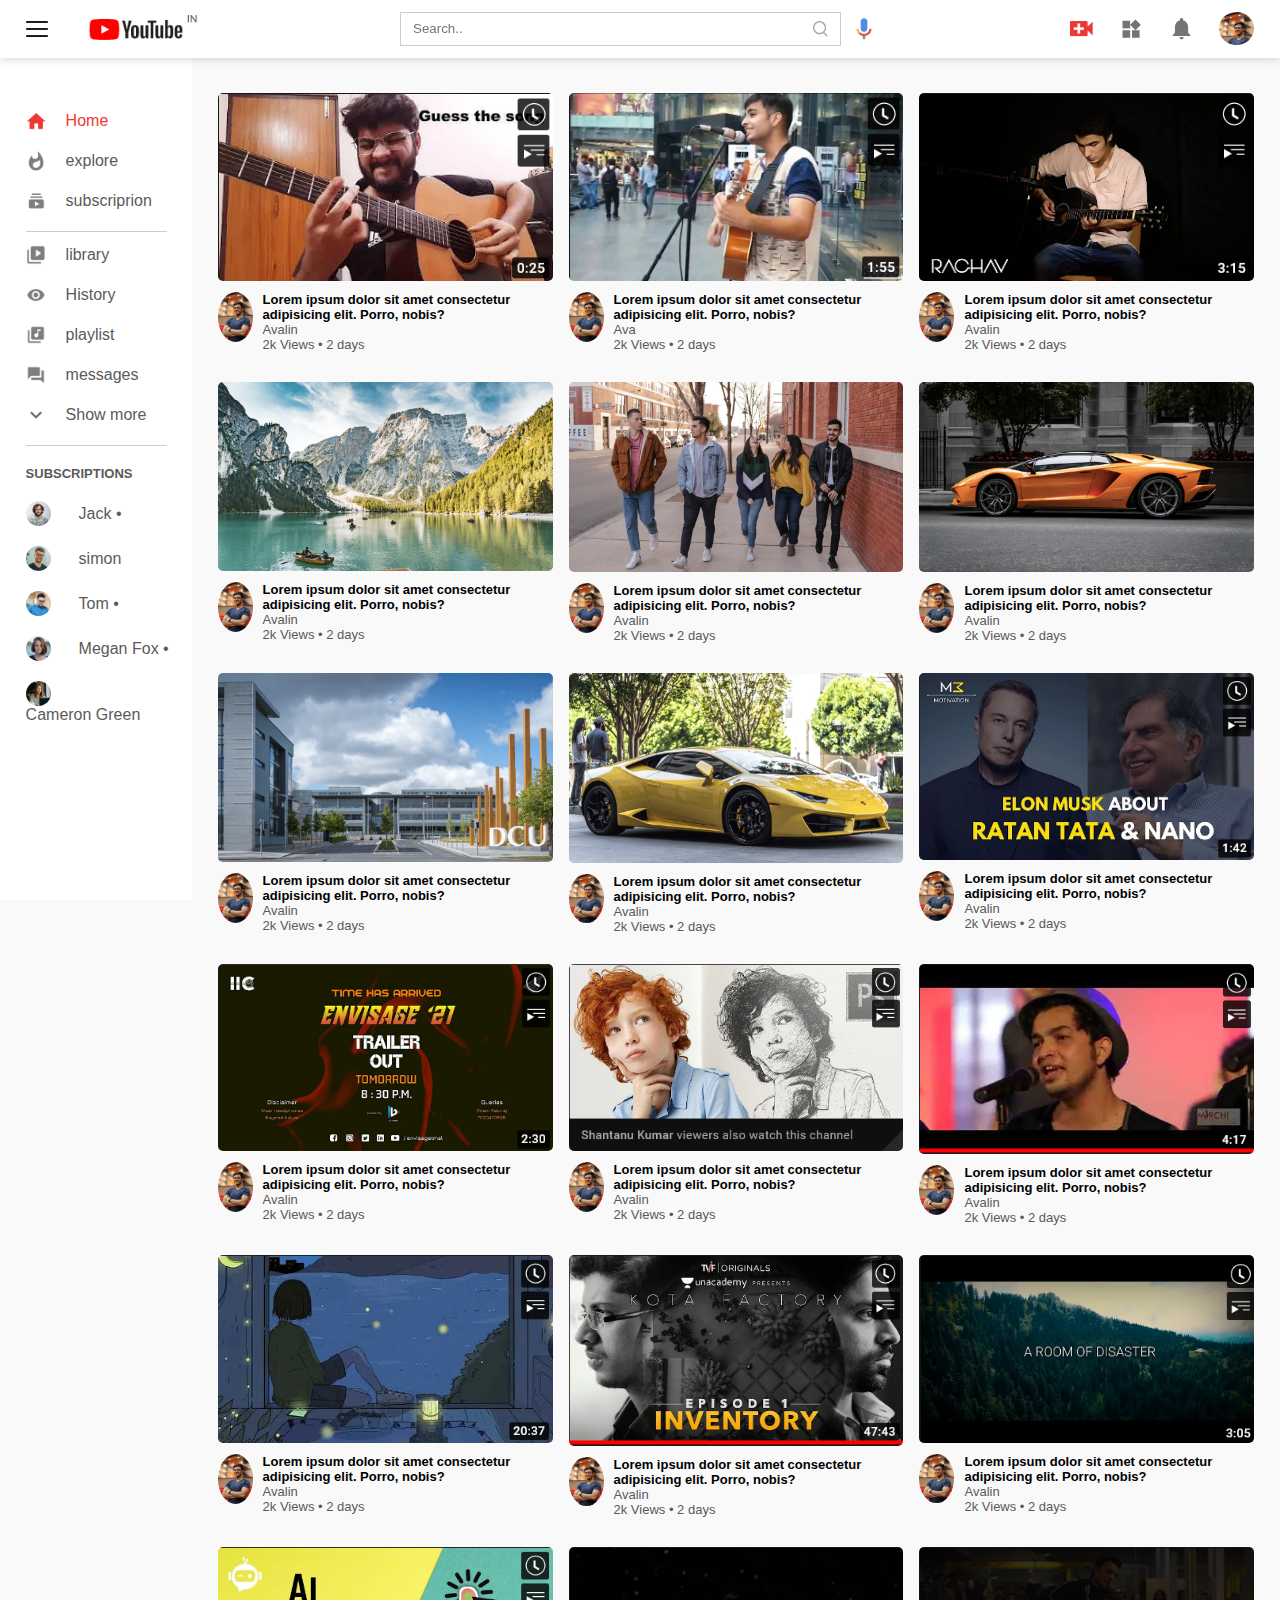
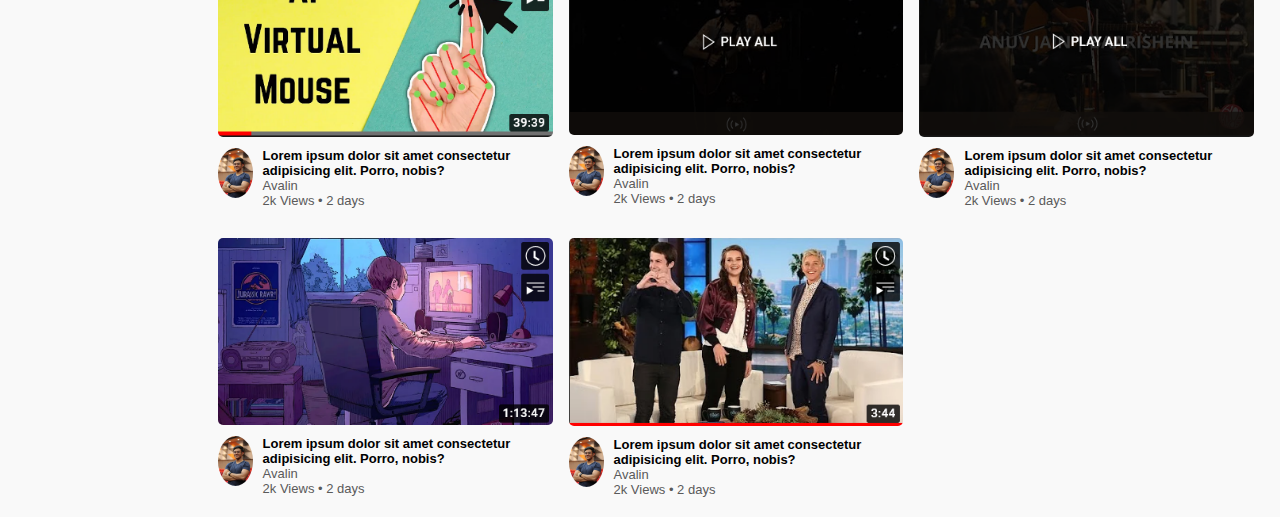
<file: index.html>
<!DOCTYPE html>
    <html lang="en">
    <head>
        <meta charset="UTF-8">
        <meta http-equiv="X-UA-Compatible" content="IE=edge">
        <meta name="viewport" content="width=device-width, initial-scale=1.0">
        <link rel="stylesheet" href="style.css">
        <title>Youtube Clone</title>
    </head>
    <body>
        
        <nav class="flex-div">
            <div class="nav-left flex-div">
                <img src="./images/menu.png" class="menu-icon" alt="" srcset="">
                <img src="./images/logo.png" class="logo" alt="" srcset="">
            </div>
            <div class="nav-middle flex-div">
            <div class="search-box flex-div">
                <input type="text" placeholder="Search..">
                <img src="./images/search.png" alt="" srcset="">
            </div>
            <img src="./images/voice-search.png" class="mic-icon" alt="" srcset="">
            </div>
            <div class="nav-right flex-div">
                <img src="./images/upload.png" alt="" srcset="">
                <img src="./images/more.png" alt="" srcset="">
                <img src="./images/notification.png" alt="" srcset="">
                <img src="images/vachan.jpeg" class="user-icon" alt="" srcset="">
            </div>
        </nav>


        <div class="sidebar">
            <div class="shortcut-links">
                <a href="#"><img src="./images/home.png"><p>Home</p></a>
                <a href="#"><img src="./images/explore.png"><p>explore</p></a>
                <a href="#"><img src="./images/subscriprion.png"><p>subscriprion</p></a>
                <hr>
                <a href="#"><img src="./images/library.png"><p>library</p></a>
                <a href="#"><img src="./images/history.png"><p>History</p></a>
                <a href="#"><img src="./images/playlist.png"><p>playlist</p></a>
                <a href="#"><img src="./images/messages.png"><p>messages</p></a>
                <a href="#"><img src="./images/show-more.png"><p>Show more</p></a>
                <hr>
                </div>
            <div class="subscribed-list">
                <h3>SUBSCRIPTIONS</h3>
                <a href="#"><img src="./images/Jack.png"><p>Jack   &bull;</p></a>
                <a href="#"><img src="./images/simon.png"><p>simon </p></a>
                <a href="#"><img src="./images/tom.png"><p>Tom  &bull;</p></a>
                <a href="#"><img src="./images/megan.png"><p>Megan Fox  &bull;</p></a>
                <a href="#"><img src="./images/cameron.png"><p>Cameron Green </p></a>
                
                </div>
            </div>


    <div class="container">
        <div class="list-container">
        <div class="vid-list">
            <a href="video-1.html"> <img src="./images/thumbnail1.png" class="thumbnail" ></a>
            <div class="flex-div">
                <img src="images/vachan.jpeg">
                <div class="vid-info">
                    <a href="video-1.html">Lorem ipsum dolor sit amet consectetur adipisicing elit. Porro, nobis?</a>
                    <p>Avalin</p>
                    <p>2k Views &bull; 2 days</p>
                </div>
            </div>
        </div>
    
        <div class="vid-list">
            <a href="video-2.html"> <img src="./images/thumbnail2.png" class="thumbnail" ></a>
            <div class="flex-div">
                <img src="images/vachan.jpeg">
                <div class="vid-info">
                    <a href="video-2.html">Lorem ipsum dolor sit amet consectetur adipisicing elit. Porro, nobis?</a>
                    <p>Ava</p>
                    <p>2k Views &bull; 2 days</p>
                </div>
            </div>
        </div>

        <div class="vid-list">
            <a href="video-3.html"> <img src="./images/thumbnail3.png" class="thumbnail" ></a>
            <div class="flex-div">
                <img src="images/vachan.jpeg">
                <div class="vid-info">
                    <a href="video-3.html">Lorem ipsum dolor sit amet consectetur adipisicing elit. Porro, nobis?</a>
                    <p>Avalin</p>
                    <p>2k Views &bull; 2 days</p>
                </div>
            </div>
        </div>

        <div class="vid-list">
            <a href="#"> <img src="./images/thumbnail4.png" class="thumbnail" ></a>
            <div class="flex-div">
                <img src="images/vachan.jpeg">
                <div class="vid-info">
                    <a href="#">Lorem ipsum dolor sit amet consectetur adipisicing elit. Porro, nobis?</a>
                    <p>Avalin</p>
                    <p>2k Views &bull; 2 days</p>
                </div>
            </div>
        </div>

        <div class="vid-list">
            <a href="#"> <img src="./images/thumbnail5.png" class="thumbnail" ></a>
            <div class="flex-div">
                <img src="images/vachan.jpeg">
                <div class="vid-info">
                    <a href="#">Lorem ipsum dolor sit amet consectetur adipisicing elit. Porro, nobis?</a>
                    <p>Avalin</p>
                    <p>2k Views &bull; 2 days</p>
                </div>
            </div>
        </div>

        <div class="vid-list">
            <a href="#"> <img src="./images/thumbnail6.png" class="thumbnail" ></a>
            <div class="flex-div">
                <img src="images/vachan.jpeg">
                <div class="vid-info">
                    <a href="#">Lorem ipsum dolor sit amet consectetur adipisicing elit. Porro, nobis?</a>
                    <p>Avalin</p>
                    <p>2k Views &bull; 2 days</p>
                </div>
            </div>
        </div>

        <div class="vid-list">
            <a href="#"> <img src="./images/thumbnail7.png" class="thumbnail" ></a>
            <div class="flex-div">
                <img src="images/vachan.jpeg">
                <div class="vid-info">
                    <a href="#">Lorem ipsum dolor sit amet consectetur adipisicing elit. Porro, nobis?</a>
                    <p>Avalin</p>
                    <p>2k Views &bull; 2 days</p>
                </div>
            </div>
        </div>

        <div class="vid-list">
            <a href="#"> <img src="./images/thumbnail8.png" class="thumbnail" ></a>
            <div class="flex-div">
                <img src="images/vachan.jpeg">
                <div class="vid-info">
                    <a href="#">Lorem ipsum dolor sit amet consectetur adipisicing elit. Porro, nobis?</a>
                    <p>Avalin</p>
                    <p>2k Views &bull; 2 days</p>
                </div>
            </div>
        </div>


            <div class="vid-list">
            <a href="video-9.html"> <img src="./images/thumbnail9.png" class="thumbnail" ></a>
            <div class="flex-div">
                <img src="images/vachan.jpeg">
                <div class="vid-info">
                    <a href="video-9.html">Lorem ipsum dolor sit amet consectetur adipisicing elit. Porro, nobis?</a>
                    <p>Avalin</p>
                    <p>2k Views &bull; 2 days</p>
                </div>
            </div>
        </div>  
        
        <div class="vid-list">
            <a href="#"> <img src="./images/thumbnail10.png" class="thumbnail" ></a>
            <div class="flex-div">
                <img src="images/vachan.jpeg">
                <div class="vid-info">
                    <a href="#">Lorem ipsum dolor sit amet consectetur adipisicing elit. Porro, nobis?</a>
                    <p>Avalin</p>
                    <p>2k Views &bull; 2 days</p>
                </div>
            </div>
        </div>

        <div class="vid-list">
            <a href="video-11.html"> <img src="./images/thumbnail11.png" class="thumbnail" ></a>
            <div class="flex-div">
                <img src="images/vachan.jpeg">
                <div class="vid-info">
                    <a href="video-11.html">Lorem ipsum dolor sit amet consectetur adipisicing elit. Porro, nobis?</a>
                    <p>Avalin</p>
                    <p>2k Views &bull; 2 days</p>
                </div>
            </div>
        </div>

        <div class="vid-list">
            <a href="video-12.html"> <img src="./images/thumbnail12.png" class="thumbnail" ></a>
            <div class="flex-div">
                <img src="images/vachan.jpeg">
                <div class="vid-info">
                    <a href="video-12.html">Lorem ipsum dolor sit amet consectetur adipisicing elit. Porro, nobis?</a>
                    <p>Avalin</p>
                    <p>2k Views &bull; 2 days</p>
                </div>
            </div>
        </div>

        <div class="vid-list">
            <a href="#"> <img src="./images/thumbnail13.png" class="thumbnail" ></a>
            <div class="flex-div">
                <img src="images/vachan.jpeg">
                <div class="vid-info">
                    <a href="#">Lorem ipsum dolor sit amet consectetur adipisicing elit. Porro, nobis?</a>
                    <p>Avalin</p>
                    <p>2k Views &bull; 2 days</p>
                </div>
            </div>
        </div>

        <div class="vid-list">
            <a href="#"> <img src="./images/thumbnail14.png" class="thumbnail" ></a>
            <div class="flex-div">
                <img src="images/vachan.jpeg">
                <div class="vid-info">
                    <a href="#">Lorem ipsum dolor sit amet consectetur adipisicing elit. Porro, nobis?</a>
                    <p>Avalin</p>
                    <p>2k Views &bull; 2 days</p>
                </div>
            </div>
        </div>

        <div class="vid-list">
            <a href="#"> <img src="./images/thumbnail15.png" class="thumbnail" ></a>
            <div class="flex-div">
                <img src="images/vachan.jpeg">
                <div class="vid-info">
                    <a href="#">Lorem ipsum dolor sit amet consectetur adipisicing elit. Porro, nobis?</a>
                    <p>Avalin</p>
                    <p>2k Views &bull; 2 days</p>
                </div>
            </div>
        </div>

        <div class="vid-list">
            <a href="#"> <img src="./images/thumbnail16.png" class="thumbnail" ></a>
            <div class="flex-div">
                <img src="images/vachan.jpeg">
                <div class="vid-info">
                    <a href="#">Lorem ipsum dolor sit amet consectetur adipisicing elit. Porro, nobis?</a>
                    <p>Avalin</p>
                    <p>2k Views &bull; 2 days</p>
                </div>
            </div>
        </div>

        <div class="vid-list">
            <a href="#"> <img src="./images/thumbnail17.png" class="thumbnail" ></a>
            <div class="flex-div">
                <img src="images/vachan.jpeg">
                <div class="vid-info">
                    <a href="#">Lorem ipsum dolor sit amet consectetur adipisicing elit. Porro, nobis?</a>
                    <p>Avalin</p>
                    <p>2k Views &bull; 2 days</p>
                </div>
            </div>
        </div>

        <div class="vid-list">
            <a href="#"> <img src="./images/thumbnail18.png" class="thumbnail" ></a>
            <div class="flex-div">
                <img src="images/vachan.jpeg">
                <div class="vid-info">
                    <a href="#">Lorem ipsum dolor sit amet consectetur adipisicing elit. Porro, nobis?</a>
                    <p>Avalin</p>
                    <p>2k Views &bull; 2 days</p>
                </div>
            </div>
        </div>

        <div class="vid-list">
            <a href="#"> <img src="./images/thumbnail19.png" class="thumbnail" ></a>
            <div class="flex-div">
                <img src="images/vachan.jpeg">
                <div class="vid-info">
                    <a href="#">Lorem ipsum dolor sit amet consectetur adipisicing elit. Porro, nobis?</a>
                    <p>Avalin</p>
                    <p>2k Views &bull; 2 days</p>
                </div>
            </div>
        </div>

        <div class="vid-list">
            <a href="#"> <img src="./images/thumbnail20.png" class="thumbnail" ></a>
            <div class="flex-div">
                <img src="images/vachan.jpeg">
                <div class="vid-info">
                    <a href="#">Lorem ipsum dolor sit amet consectetur adipisicing elit. Porro, nobis?</a>
                    <p>Avalin</p>
                    <p>2k Views &bull; 2 days</p>
                </div>
            </div>
        </div>


        </div>



    </div>


    <script src="side-bar.js"></script>


    </body>
    </html>
</file>
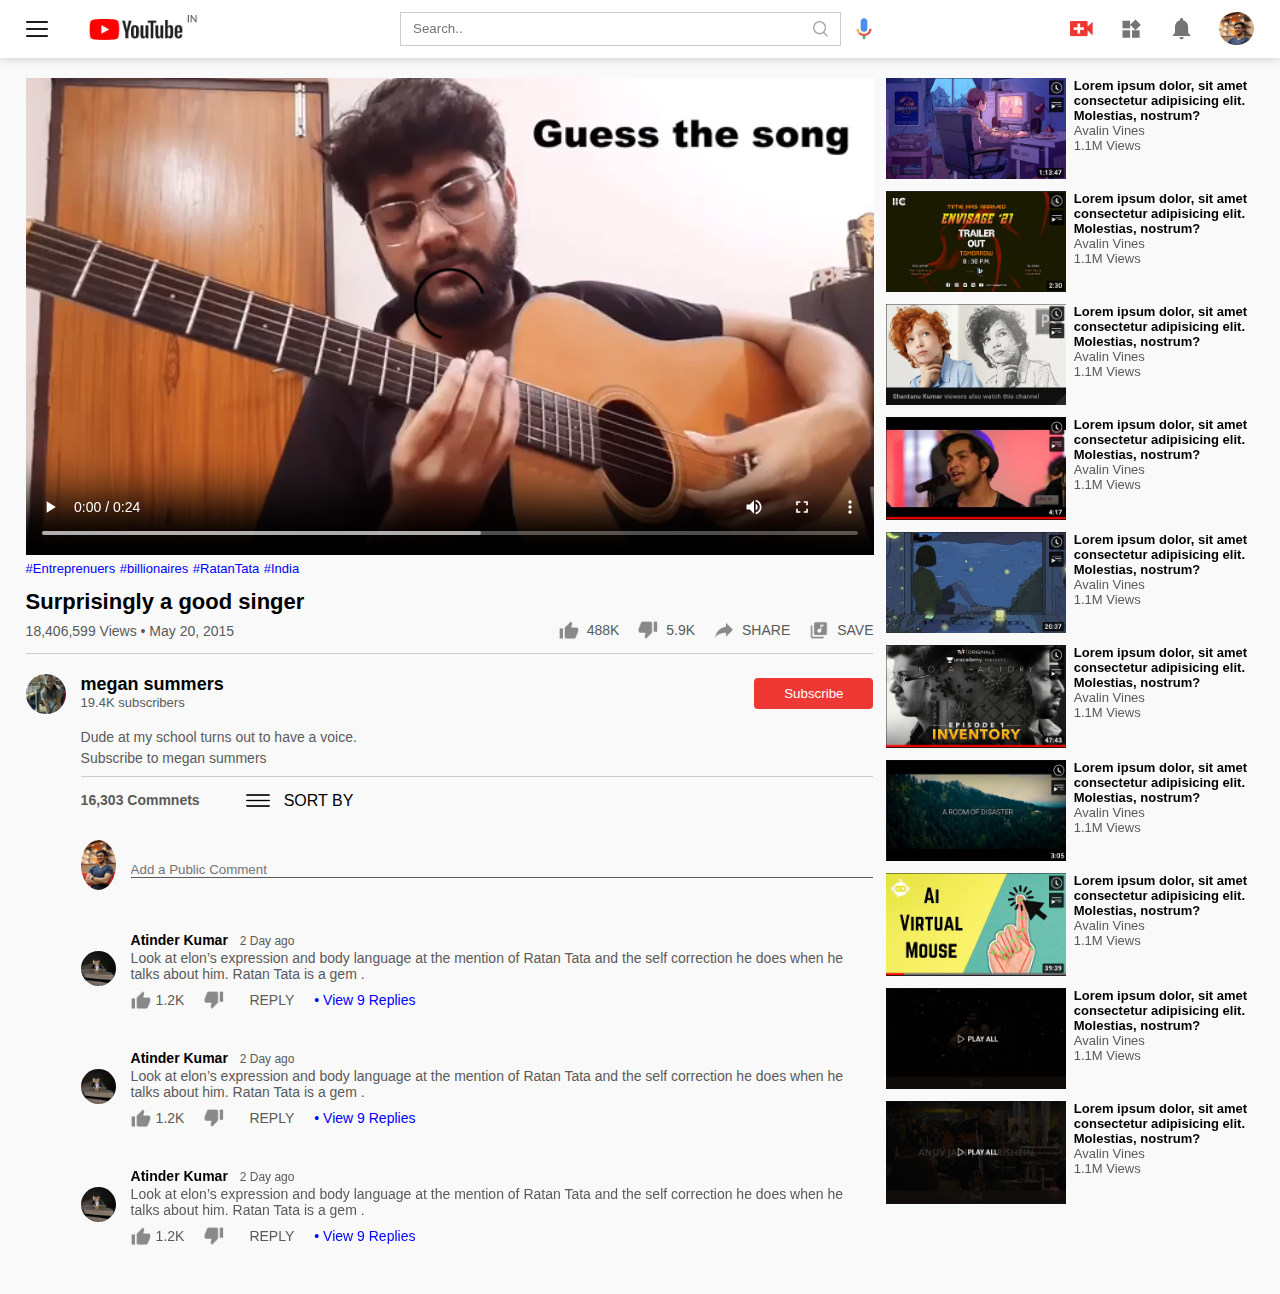
<file: video-1.html>
<!DOCTYPE html>
<html lang="en">

<head>
    <meta charset="UTF-8">
    <meta http-equiv="X-UA-Compatible" content="IE=edge">
    <meta name="viewport" content="width=device-width, initial-scale=1.0">
    <link rel="stylesheet" href="style.css">
    <title>Video 9| Elon musk and TATA</title>
</head>

<body>
    <nav class="flex-div">
        <div class="nav-left flex-div">
            <img src="./images/menu.png" class="menu-icon" alt="" srcset="">
            <img src="./images/logo.png" class="logo" alt="" srcset="">
        </div>
        <div class="nav-middle flex-div">
            <div class="search-box flex-div">
                <input type="text" placeholder="Search..">
                <img src="./images/search.png" alt="" srcset="">
            </div>
            <img src="./images/voice-search.png" class="mic-icon" alt="" srcset="">
        </div>
        <div class="nav-right flex-div">
            <img src="./images/upload.png" alt="" srcset="">
            <img src="./images/more.png" alt="" srcset="">
            <img src="./images/notification.png" alt="" srcset="">
            <img src="images/vachan.jpeg" class="user-icon" alt="" srcset="">
        </div>
    </nav>


    <div class="container play-container">
        <div class="row">
            <div class="play-video">
                <video  controls autoplay>
                    <source src="./images/thumbnail1 video.mp4" type="video/mp4">
                </video>

                <div class="tags">
                    <a href="">#Entreprenuers</a> <a href="">#billionaires</a> <a href="">#RatanTata</a> <a
                        href="">#India</a>
                </div>
                <h3> Surprisingly a good singer</h3>
                <div class="play-video-info">
                    <p>18,406,599 Views &bull; May 20, 2015</p>
                    <div>
                        <a href="http://"><img src="./images/like.png">488K</a>
                        <a href="http://"><img src="./images/dislike.png">5.9K</a>
                        <a href="http://"><img src="./images/share.png">SHARE</a>
                        <a href="http://"><img src="./images/save.png">SAVE</a>
                    </div>
                </div>
                <hr>
                <div class="owner">
                    <img src="./images/thumbnail1-owner.jpg">
                    <div>
                        <p>megan summers</p>
                        <span>19.4K subscribers</span>
                    </div>
                    <button type="button">Subscribe</button>

                </div>

                <div class="vid-des">
                    <p>Dude at my school turns out to have a voice.</p>
                    <p>Subscribe to megan summers</p>
                    <hr>
                    <div class="cmnt">
                        <h4>16,303 Commnets</h4>
                        <img src="./images/menu.png" alt="" srcset="">
                        <span>SORT BY</span>
                    </div>

                    <div class="add-cmnt">
                        <img src="images/vachan.jpeg" alt="" srcset="">
                        <input type="text" placeholder="Add a Public Comment">
                    </div>

                    <div class="old-cmnt">
                        <img src="./images/Harpreet.jpg" alt="" srcset="">
                        <div>
                            <h3>
                                Atinder Kumar <span>2 Day ago</span>
                            </h3>
                            <p>Look at elon’s expression and body language at the mention of Ratan Tata and the self
                                correction he does when he <br> talks about him. Ratan Tata is a gem .</p>

                                <div class="cmnt-react">
                                    <img src="./images/like.png" alt="" srcset="">
                                    <span>1.2K</span>
                                    <img src="./images/dislike.png" alt="" srcset="">
                                    <span></span>
                                    <span>REPLY</span>
                                    <!-- <a href="http://">ALL Replies</a> -->
                                    <div> &bull; View 9 Replies</div>
                                </div>
                        </div>
                    </div>

                    <div class="old-cmnt">
                        <img src="./images/Harpreet.jpg" alt="" srcset="">
                        <div>
                            <h3>
                                Atinder Kumar <span>2 Day ago</span>
                            </h3>
                            <p>Look at elon’s expression and body language at the mention of Ratan Tata and the self
                                correction he does when he <br> talks about him. Ratan Tata is a gem .</p>

                                <div class="cmnt-react">
                                    <img src="./images/like.png" alt="" srcset="">
                                    <span>1.2K</span>
                                    <img src="./images/dislike.png" alt="" srcset="">
                                    <span></span>
                                    <span>REPLY</span>
                                    <!-- <a href="http://">ALL Replies</a> -->
                                    <div> &bull; View 9 Replies</div>
                                </div>
                        </div>
                    </div>

                    <div class="old-cmnt">
                        <img src="./images/Harpreet.jpg" alt="" srcset="">
                        <div>
                            <h3>
                                Atinder Kumar <span>2 Day ago</span>
                            </h3>
                            <p>Look at elon’s expression and body language at the mention of Ratan Tata and the self
                                correction he does when he <br> talks about him. Ratan Tata is a gem .</p>

                                <div class="cmnt-react">
                                    <img src="./images/like.png" alt="" srcset="">
                                    <span>1.2K</span>
                                    <img src="./images/dislike.png" alt="" srcset="">
                                    <span></span>
                                    <span>REPLY</span>
                                    <!-- <a href="http://">ALL Replies</a> -->
                                    <div> &bull; View 9 Replies</div>
                                </div>
                        </div>
                    </div>

                    



                </div>
                <hr class="hide-hr">


            </div>
            <div class="right-sidebar">

                <div class="side-video-list">
                    <a href="" class="small-thumbnail"> <img src="./images/thumbnail19.png" alt="" srcset=""></a>
                    <div class="vid-info">
                        <a href="">Lorem ipsum dolor, sit amet consectetur adipisicing elit. Molestias, nostrum?</a>
                        <p>Avalin Vines</p>
                        <p>1.1M Views</p>
                    </div>
                </div>

                <div class="side-video-list">
                    <a href="" class="small-thumbnail"> <img src="./images/thumbnail10.png" alt="" srcset=""></a>
                    <div class="vid-info">
                        <a href="">Lorem ipsum dolor, sit amet consectetur adipisicing elit. Molestias, nostrum?</a>
                        <p>Avalin Vines</p>
                        <p>1.1M Views</p>
                    </div>
                </div>


                <div class="side-video-list">
                    <a href="" class="small-thumbnail"> <img src="./images/thumbnail11.png" alt="" srcset=""></a>
                    <div class="vid-info">
                        <a href="">Lorem ipsum dolor, sit amet consectetur adipisicing elit. Molestias, nostrum?</a>
                        <p>Avalin Vines</p>
                        <p>1.1M Views</p>
                    </div>
                </div>

                <div class="side-video-list">
                    <a href="video-12.html" class="small-thumbnail"> <img src="./images/thumbnail12.png" alt="" srcset=""></a>
                    <div class="vid-info">
                        <a href="video-12.html">Lorem ipsum dolor, sit amet consectetur adipisicing elit. Molestias, nostrum?</a>
                        <p>Avalin Vines</p>
                        <p>1.1M Views</p>
                    </div>
                </div>

                <div class="side-video-list">
                    <a href="" class="small-thumbnail"> <img src="./images/thumbnail13.png" alt="" srcset=""></a>
                    <div class="vid-info">
                        <a href="">Lorem ipsum dolor, sit amet consectetur adipisicing elit. Molestias, nostrum?</a>
                        <p>Avalin Vines</p>
                        <p>1.1M Views</p>
                    </div>
                </div>


                <div class="side-video-list">
                    <a href="" class="small-thumbnail"> <img src="./images/thumbnail14.png" alt="" srcset=""></a>
                    <div class="vid-info">
                        <a href="">Lorem ipsum dolor, sit amet consectetur adipisicing elit. Molestias, nostrum?</a>
                        <p>Avalin Vines</p>
                        <p>1.1M Views</p>
                    </div>
                </div>


                <div class="side-video-list">
                    <a href="" class="small-thumbnail"> <img src="./images/thumbnail15.png" alt="" srcset=""></a>
                    <div class="vid-info">
                        <a href="">Lorem ipsum dolor, sit amet consectetur adipisicing elit. Molestias, nostrum?</a>
                        <p>Avalin Vines</p>
                        <p>1.1M Views</p>
                    </div>
                </div>

                <div class="side-video-list">
                    <a href="" class="small-thumbnail"> <img src="./images/thumbnail16.png" alt="" srcset=""></a>
                    <div class="vid-info">
                        <a href="">Lorem ipsum dolor, sit amet consectetur adipisicing elit. Molestias, nostrum?</a>
                        <p>Avalin Vines</p>
                        <p>1.1M Views</p>
                    </div>
                </div>


                <div class="side-video-list">
                    <a href="" class="small-thumbnail"> <img src="./images/thumbnail17.png" alt="" srcset=""></a>
                    <div class="vid-info">
                        <a href="">Lorem ipsum dolor, sit amet consectetur adipisicing elit. Molestias, nostrum?</a>
                        <p>Avalin Vines</p>
                        <p>1.1M Views</p>
                    </div>
                </div>

                <div class="side-video-list">
                    <a href="" class="small-thumbnail"> <img src="./images/thumbnail18.png" alt="" srcset=""></a>
                    <div class="vid-info">
                        <a href="">Lorem ipsum dolor, sit amet consectetur adipisicing elit. Molestias, nostrum?</a>
                        <p>Avalin Vines</p>
                        <p>1.1M Views</p>
                    </div>
                </div>



            </div>
        </div>
    </div>




</body>

</html>
</file>
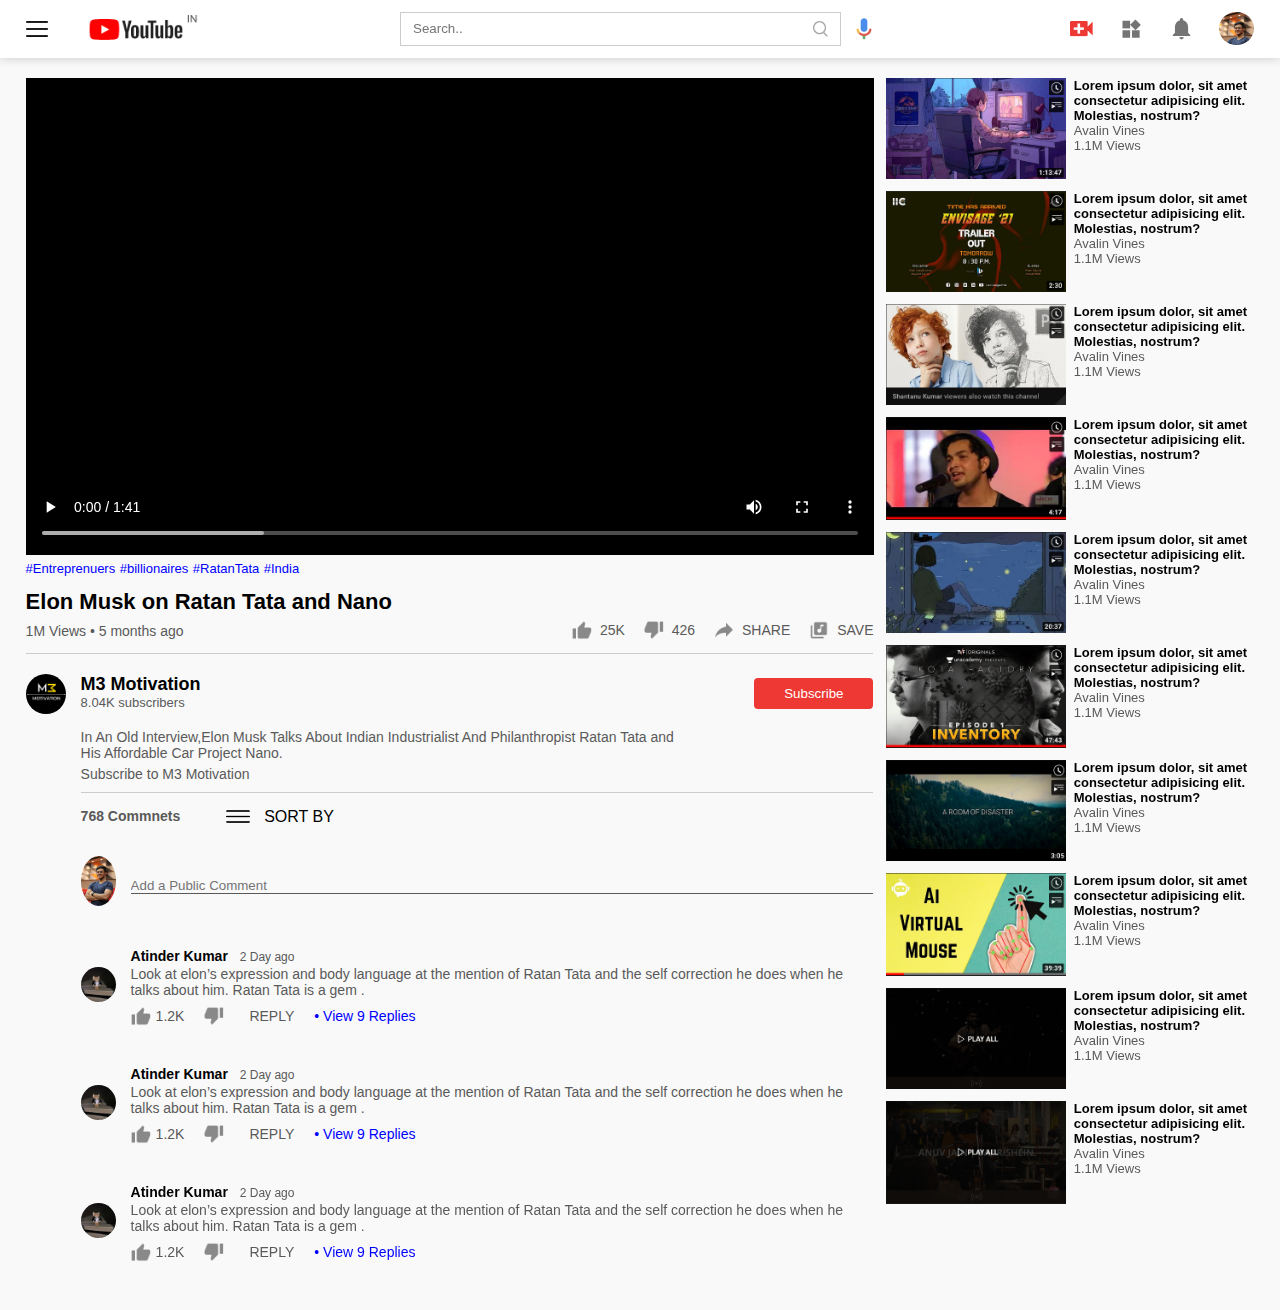
<file: video-9.html>
<!DOCTYPE html>
<html lang="en">

<head>
    <meta charset="UTF-8">
    <meta http-equiv="X-UA-Compatible" content="IE=edge">
    <meta name="viewport" content="width=device-width, initial-scale=1.0">
    <link rel="stylesheet" href="style.css">
    <title>Video 9| Elon musk and TATA</title>
</head>

<body>
    <nav class="flex-div">
        <div class="nav-left flex-div">
            <img src="./images/menu.png" class="menu-icon" alt="" srcset="">
            <img src="./images/logo.png" class="logo" alt="" srcset="">
        </div>
        <div class="nav-middle flex-div">
            <div class="search-box flex-div">
                <input type="text" placeholder="Search..">
                <img src="./images/search.png" alt="" srcset="">
            </div>
            <img src="./images/voice-search.png" class="mic-icon" alt="" srcset="">
        </div>
        <div class="nav-right flex-div">
            <img src="./images/upload.png" alt="" srcset="">
            <img src="./images/more.png" alt="" srcset="">
            <img src="./images/notification.png" alt="" srcset="">
            <img src="images/vachan.jpeg" class="user-icon" alt="" srcset="">
        </div>
    </nav>


    <div class="container play-container">
        <div class="row">
            <div class="play-video">
                <video controls autoplay>
                    <source src="./images/thumbnail9 video.mp4" type="video/mp4">
                </video>

                <div class="tags">
                    <a href="">#Entreprenuers</a> <a href="">#billionaires</a> <a href="">#RatanTata</a> <a
                        href="">#India</a>
                </div>
                <h3>Elon Musk on Ratan Tata and Nano</h3>
                <div class="play-video-info">
                    <p>1M Views &bull; 5 months ago</p>
                    <div>
                        <a href="http://"><img src="./images/like.png">25K</a>
                        <a href="http://"><img src="./images/dislike.png">426</a>
                        <a href="http://"><img src="./images/share.png">SHARE</a>
                        <a href="http://"><img src="./images/save.png">SAVE</a>
                    </div>
                </div>
                <hr>
                <div class="owner">
                    <img src="./images/M3 Motivation.jpg">
                    <div>
                        <p>M3 Motivation</p>
                        <span>8.04K subscribers</span>
                    </div>
                    <button type="button">Subscribe</button>

                </div>

                <div class="vid-des">
                    <p>In An Old Interview,Elon Musk Talks About Indian Industrialist And Philanthropist Ratan Tata and
                        <br> His Affordable Car Project Nano.</p>
                    <p>Subscribe to M3 Motivation</p>
                    <hr>
                    <div class="cmnt">
                        <h4>768 Commnets</h4>
                        <img src="./images/menu.png" alt="" srcset="">
                        <span>SORT BY</span>
                    </div>

                    <div class="add-cmnt">
                        <img src="images/vachan.jpeg" alt="" srcset="">
                        <input type="text" placeholder="Add a Public Comment">
                    </div>

                    <div class="old-cmnt">
                        <img src="./images/Harpreet.jpg" alt="" srcset="">
                        <div>
                            <h3>
                                Atinder Kumar <span>2 Day ago</span>
                            </h3>
                            <p>Look at elon’s expression and body language at the mention of Ratan Tata and the self
                                correction he does when he <br> talks about him. Ratan Tata is a gem .</p>

                                <div class="cmnt-react">
                                    <img src="./images/like.png" alt="" srcset="">
                                    <span>1.2K</span>
                                    <img src="./images/dislike.png" alt="" srcset="">
                                    <span></span>
                                    <span>REPLY</span>
                                    <!-- <a href="http://">ALL Replies</a> -->
                                    <div> &bull; View 9 Replies</div>
                                </div>
                        </div>
                    </div>

                    <div class="old-cmnt">
                        <img src="./images/Harpreet.jpg" alt="" srcset="">
                        <div>
                            <h3>
                                Atinder Kumar <span>2 Day ago</span>
                            </h3>
                            <p>Look at elon’s expression and body language at the mention of Ratan Tata and the self
                                correction he does when he <br> talks about him. Ratan Tata is a gem .</p>

                                <div class="cmnt-react">
                                    <img src="./images/like.png" alt="" srcset="">
                                    <span>1.2K</span>
                                    <img src="./images/dislike.png" alt="" srcset="">
                                    <span></span>
                                    <span>REPLY</span>
                                    <!-- <a href="http://">ALL Replies</a> -->
                                    <div> &bull; View 9 Replies</div>
                                </div>
                        </div>
                    </div>

                    <div class="old-cmnt">
                        <img src="./images/Harpreet.jpg" alt="" srcset="">
                        <div>
                            <h3>
                                Atinder Kumar <span>2 Day ago</span>
                            </h3>
                            <p>Look at elon’s expression and body language at the mention of Ratan Tata and the self
                                correction he does when he <br> talks about him. Ratan Tata is a gem .</p>

                                <div class="cmnt-react">
                                    <img src="./images/like.png" alt="" srcset="">
                                    <span>1.2K</span>
                                    <img src="./images/dislike.png" alt="" srcset="">
                                    <span></span>
                                    <span>REPLY</span>
                                    <!-- <a href="http://">ALL Replies</a> -->
                                    <div> &bull; View 9 Replies</div>
                                </div>
                        </div>
                    </div>

                    



                </div>
                <hr class="hide-hr">


            </div>
            <div class="right-sidebar">

                <div class="side-video-list">
                    <a href="" class="small-thumbnail"> <img src="./images/thumbnail19.png" alt="" srcset=""></a>
                    <div class="vid-info">
                        <a href="">Lorem ipsum dolor, sit amet consectetur adipisicing elit. Molestias, nostrum?</a>
                        <p>Avalin Vines</p>
                        <p>1.1M Views</p>
                    </div>
                </div>

                <div class="side-video-list">
                    <a href="" class="small-thumbnail"> <img src="./images/thumbnail10.png" alt="" srcset=""></a>
                    <div class="vid-info">
                        <a href="">Lorem ipsum dolor, sit amet consectetur adipisicing elit. Molestias, nostrum?</a>
                        <p>Avalin Vines</p>
                        <p>1.1M Views</p>
                    </div>
                </div>


                <div class="side-video-list">
                    <a href="" class="small-thumbnail"> <img src="./images/thumbnail11.png" alt="" srcset=""></a>
                    <div class="vid-info">
                        <a href="">Lorem ipsum dolor, sit amet consectetur adipisicing elit. Molestias, nostrum?</a>
                        <p>Avalin Vines</p>
                        <p>1.1M Views</p>
                    </div>
                </div>

                <div class="side-video-list">
                    <a href="" class="small-thumbnail"> <img src="./images/thumbnail12.png" alt="" srcset=""></a>
                    <div class="vid-info">
                        <a href="">Lorem ipsum dolor, sit amet consectetur adipisicing elit. Molestias, nostrum?</a>
                        <p>Avalin Vines</p>
                        <p>1.1M Views</p>
                    </div>
                </div>

                <div class="side-video-list">
                    <a href="" class="small-thumbnail"> <img src="./images/thumbnail13.png" alt="" srcset=""></a>
                    <div class="vid-info">
                        <a href="">Lorem ipsum dolor, sit amet consectetur adipisicing elit. Molestias, nostrum?</a>
                        <p>Avalin Vines</p>
                        <p>1.1M Views</p>
                    </div>
                </div>


                <div class="side-video-list">
                    <a href="" class="small-thumbnail"> <img src="./images/thumbnail14.png" alt="" srcset=""></a>
                    <div class="vid-info">
                        <a href="">Lorem ipsum dolor, sit amet consectetur adipisicing elit. Molestias, nostrum?</a>
                        <p>Avalin Vines</p>
                        <p>1.1M Views</p>
                    </div>
                </div>


                <div class="side-video-list">
                    <a href="" class="small-thumbnail"> <img src="./images/thumbnail15.png" alt="" srcset=""></a>
                    <div class="vid-info">
                        <a href="">Lorem ipsum dolor, sit amet consectetur adipisicing elit. Molestias, nostrum?</a>
                        <p>Avalin Vines</p>
                        <p>1.1M Views</p>
                    </div>
                </div>

                <div class="side-video-list">
                    <a href="" class="small-thumbnail"> <img src="./images/thumbnail16.png" alt="" srcset=""></a>
                    <div class="vid-info">
                        <a href="">Lorem ipsum dolor, sit amet consectetur adipisicing elit. Molestias, nostrum?</a>
                        <p>Avalin Vines</p>
                        <p>1.1M Views</p>
                    </div>
                </div>


                <div class="side-video-list">
                    <a href="" class="small-thumbnail"> <img src="./images/thumbnail17.png" alt="" srcset=""></a>
                    <div class="vid-info">
                        <a href="">Lorem ipsum dolor, sit amet consectetur adipisicing elit. Molestias, nostrum?</a>
                        <p>Avalin Vines</p>
                        <p>1.1M Views</p>
                    </div>
                </div>

                <div class="side-video-list">
                    <a href="" class="small-thumbnail"> <img src="./images/thumbnail18.png" alt="" srcset=""></a>
                    <div class="vid-info">
                        <a href="">Lorem ipsum dolor, sit amet consectetur adipisicing elit. Molestias, nostrum?</a>
                        <p>Avalin Vines</p>
                        <p>1.1M Views</p>
                    </div>
                </div>



            </div>
        </div>
    </div>




</body>

</html>
</file>
<file: style.css>
*{
    margin: 0;
    padding: 0;
    font-family:'poppins' , sans-serif;
    box-sizing: border-box;
}
a{
    text-decoration: none;
    color: #5a5a5a;
}

img{
    cursor: pointer;
}

.flex-div{
     display: flex;
     align-items: center;

}
nav{
    padding: 0px 2%;
    justify-content: space-between;
    box-shadow: 0 0 10px rgba(0, 0, 0, 0.2);
    background: #fff;
    position: sticky;
    top: 0;
    z-index: 10;
}


.nav-right img{
    width: 25px;
    margin-right: 25px;
}

.nav-right .user-icon{
    width: 35px;
    margin-right: 0px;
    object-fit: cover;
    object-position: top;
    height: 33px;
    border-radius: 50%;
}

.nav-left .menu-icon{
    width: 22px;
    margin-right: 25px;

}

.nav-left .logo{
    width: 130px;

}

.nav-middle .mic-icon{
    width: 16px;

}
.nav-middle .search-box{
    border: 1px solid #ccc;
    margin-right: 15px;
    padding: 8px 12px;
    /* border-radius: 25px; */
}

.nav-middle .search-box input{
    width: 400px;
    border: 0;
    outline: 0;
    background: transparent;
}
.nav-middle .search-box img{
    width: 15px;
   
}

/* sidebar */
.sidebar{
    background: #fff;
    width: 15%;
    height: 100vh;
    position: fixed;
    top: 0;
    padding-left: 2%;
    padding-top: 98px;

}

.shortcut-links a img{
width: 20px;
margin-right: 20px;
}

.shortcut-links a{
    display: flex;
    align-items: center;
    margin-bottom: 20px;
    width: fit-content;
    flex-wrap: wrap;
    margin-top: 13px;
}


.shortcut-links a:first-child{
    color: #ed3833;
}

.sidebar hr{
    border: 0;
    height: 1px;
    background: #ccc;
    width: 85%;
}
.subscribed-list h3{
    font-size: 13px;
    margin: 20px 0;
    color: #5a5a5a;
}
.subscribed-list a{
    display: flex;
    align-items: center;
    margin-bottom: 20px;
    width: fit-content;
    flex-wrap: wrap;
}
.subscribed-list a img{
    width: 25px;
    border-radius: 50%;
    margin-right: 28px;
}


.small-sidebar{
    width: 5%;
}
.small-sidebar .shortcut-links a p  , .small-sidebar .subscribed-list a , .small-sidebar h3{
    display: none;
}

.small-sidebar hr{
    width: 50%;
    margin-bottom: 25px;
    display: none;

}
/* main Body */
.container{
   background: #f9f9f9;
   padding-left: 17%;
   padding-right: 2%;
   padding-top: 20px;
   padding-bottom: 20px;
}
.large-container{
    padding-left: 7%; 
}
.banner{
    width: 100%;
    display: none;
}

.banner img{
    width: 100%;
    border-radius: 8px;
}


.list-container{
    display: grid;
    grid-template-columns: repeat(auto-fit, minmax(250px, 1fr));
    grid-column-gap: 16px;
    grid-row-gap: 30px;
    margin-top: 15px;
}

.vid-list .thumbnail{
   width: 100%;
   border-radius: 5px;

}
.vid-list .flex-div{
    align-items: flex-start;
    margin-top: 7px;
}

.vid-list .flex-div img{
    width: 35px;
    margin-right: 10px;
    border-radius: 50%;
}

.vid-info{
    color: #5a5a5a;
    font-size: 13px;

}

.vid-info a{
    color: black;
    font-weight: 600;
    display: block;
    margin: bottom 5px;;
}


@media (max-width: 900px) {
    .menu-icon{
        display: none;
    }

    .sidebar{
        display: none;
    } 

   .container, .large-container{
       padding-left: 5%;
       padding-right: 5%;   
   }


   .nav-right .user-icon{
       display: block;
       width: 30px;
   }

   .nav-middle .search-box {
       width: 100px;
       display: none;

   }

   .nav-middle .mic-icon{
       display: none;
   }

   .logo{
       width: 90px;
   }

}

/*******      Video -9      *****/


.play-container{
    padding-left: 2% !important;
}

.row{
    display: flex;
    justify-content: space-between;
    flex-wrap: wrap;

}
.play-video{
    flex-basis: 69%;
}

.right-sidebar{
    flex-basis: 30%;
}

.play-video video{
    width: 100%;
}
.side-video-list{

    display: flex;
    justify-content: space-between;
    margin-bottom: 8px;
}

.side-video-list img{
    width: 100%;

}
.side-video-list .small-thumbnail{
    flex-basis: 49%;

}

.side-video-list .vid-info{

    flex-basis: 49%;
}

.play-video .tags a{
   
    color: #0000ff;
    font-size: 13px;
}

.play-video h3{
    font-weight: 600;
    font-size: 22px;
    margin-top: 12px;
}

.play-video .play-video-info{
    display: flex;
    align-items: center;
    justify-content: space-between;
    flex-wrap: wrap;
    margin-top: 5px;
    font-size: 14px;
    color: #5a5a5a;
}

.play-video .play-video-info a img{
    width: 20px;
    margin-right: 8px;

}

.play-video .play-video-info a{
    display: inline-flex;
    align-items: center;
    margin-left: 15px;

}

.play-video hr{
    border: 0;
    height: 1px;
    background: #ccc;
    margin: 10px 0;
}

.owner{
    display: flex;
    align-items: center;
    margin-top: 20px;
}

.owner div{
    flex: 1;
    line-height: 18px;   
}

.owner img{
    width: 40px;
    border-radius: 50%;
    margin-right: 15px;
}

.owner p{
    color: #000;
    font-weight: 600;
    font-size: 18px;
}


.owner span{
    font-size: 13px;
    color: #5a5a5a;
}


.owner button{
    background: #ed3833;
    color: #fff;
    padding: 8px 30px;
    border: 0;
    outline: 0;
    border-radius: 4px;
    cursor: pointer;
}

.vid-des{
    padding-left: 55px;
    margin: 15px 0;
}

.vid-des p{
    
    font-size: 14px;
    margin-bottom: 5px;
    color: #5a5a5a;
}

.vid-des .cmnt{
    display: flex;
    margin-top: 15px;
}
.cmnt img{
    width: 24px;
    height: 17px;
    margin-left: 46px;
    margin-right: 14px;
}

.vid-des h4{
    font-size: 14px;
    color: #5a5a5a;
    /* margin-top: 15px; */
}

.add-cmnt{
    display: flex;
    align-items: center;
    margin: 30px 0;
}

.add-cmnt img{
    width: 35px;
    border-radius: 50%;
    margin-right: 15px;
}

.add-cmnt input{
    border: 0;
    outline: 0;
    border-bottom: 1px solid #5a5a5a;
    width: 100%;
    padding-top: 10px;
    background: transparent;
}

.old-cmnt{
    display: flex;
    align-items: center;
    margin: 20px 0;
}

.old-cmnt img{
    width: 35px;
    border-radius: 50%;
    margin-right: 15px;
}

.old-cmnt h3{
    font-size: 14px;
    margin-bottom: 2px;
}

.old-cmnt h3 span{
    font-size: 12px;
    color: #5a5a5a;
    font-weight: 500;
    margin-left: 8px;
}

.old-cmnt .cmnt-react{
    display: flex;
    align-items: center;
    margin:8px 0;
    font-size: 14px;
}

.old-cmnt .cmnt-react img{

    width: 20px;
    border-radius: 0;
    margin-right: 5px;
}

.old-cmnt .cmnt-react span{
    margin-right: 20px;
    color: #5a5a5a;

}

.old-cmnt .cmnt-react div{
    color: blue;
    display: block;
}
.hide-hr{
    display: none;
}
@media (max-width: 900px){

    .play-video{
        flex-basis: 100%;
    }


    .right-sidebar{
        flex-basis: 100%;
        margin-top: 35px;
    }

    .play-container{
        padding-left: 5%;
    }

    .vid-des {
        padding-left: 5px;
    }
 
    .play-video .play-video-info a{
        margin-left: 0;
        margin-right: 15px;
        margin-top: 15px;
    }
    
    .hide-hr{
        display: block;
    }

}
</file>
